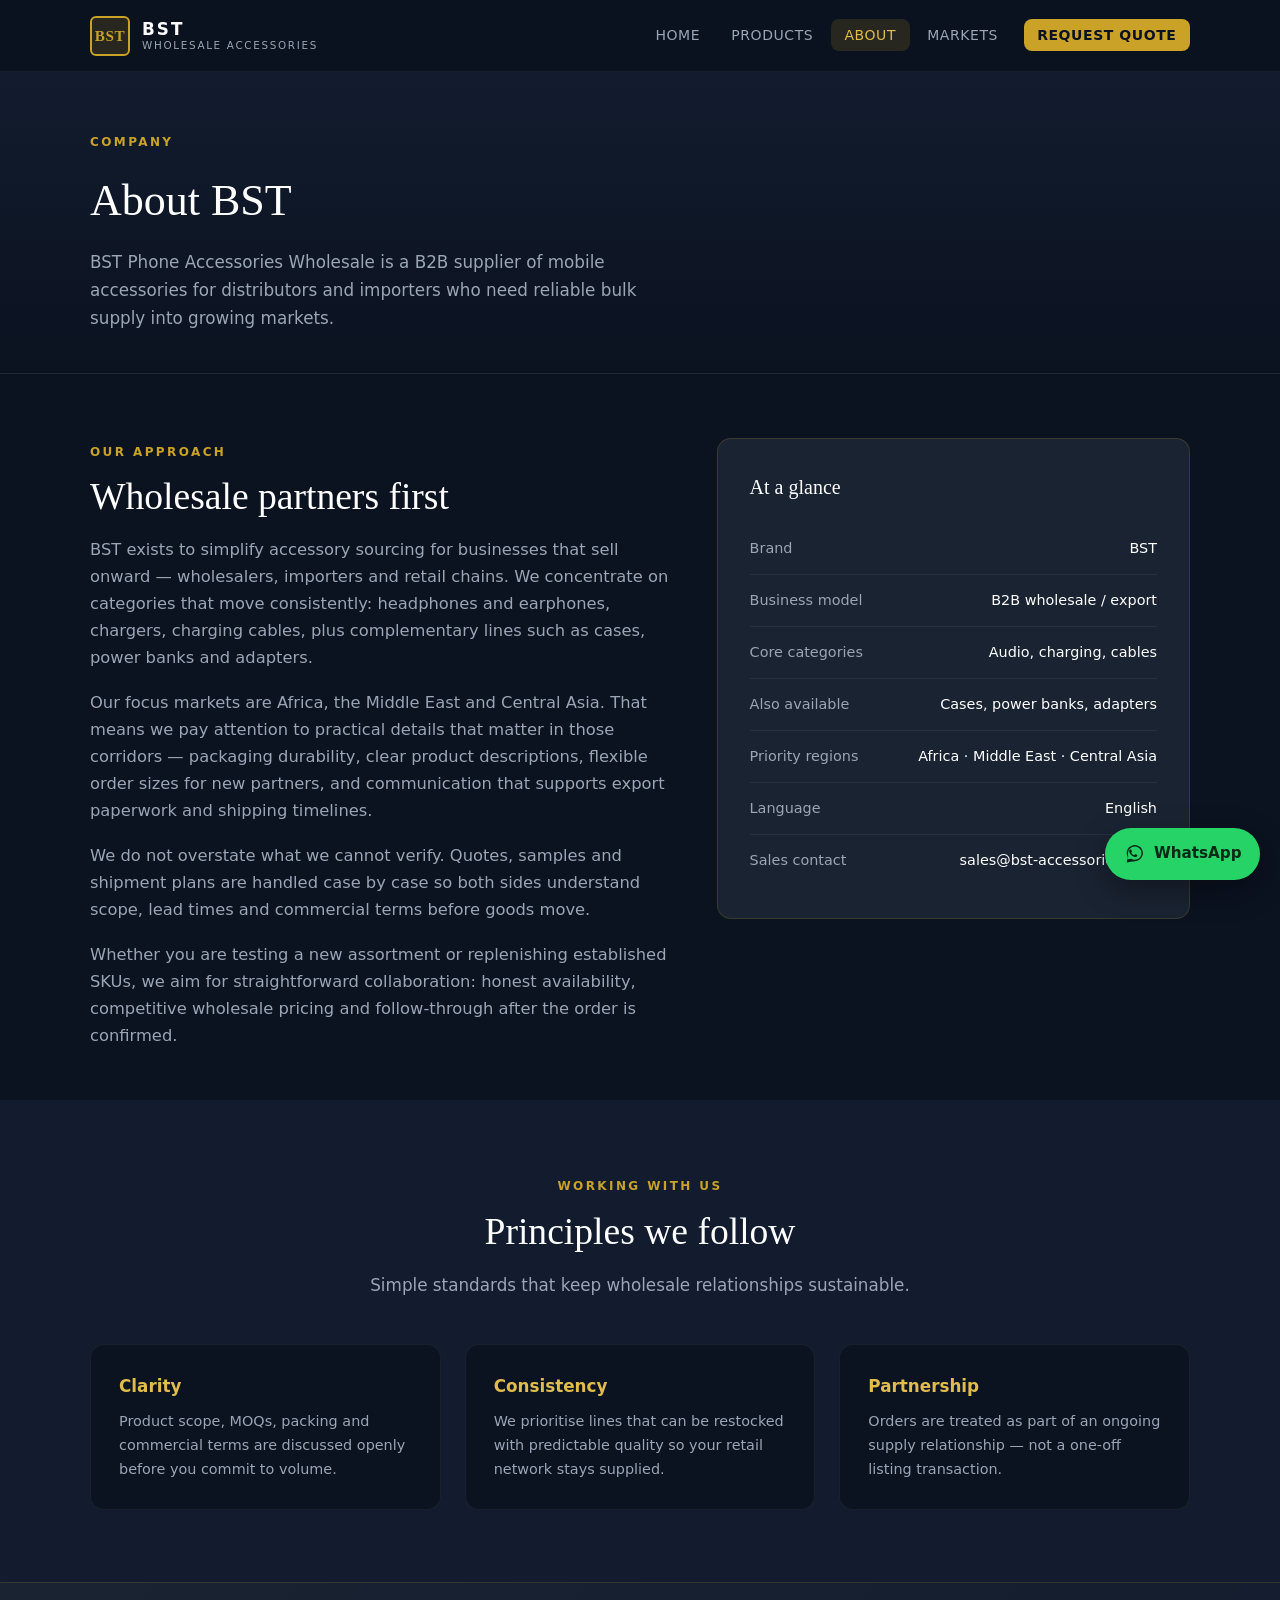
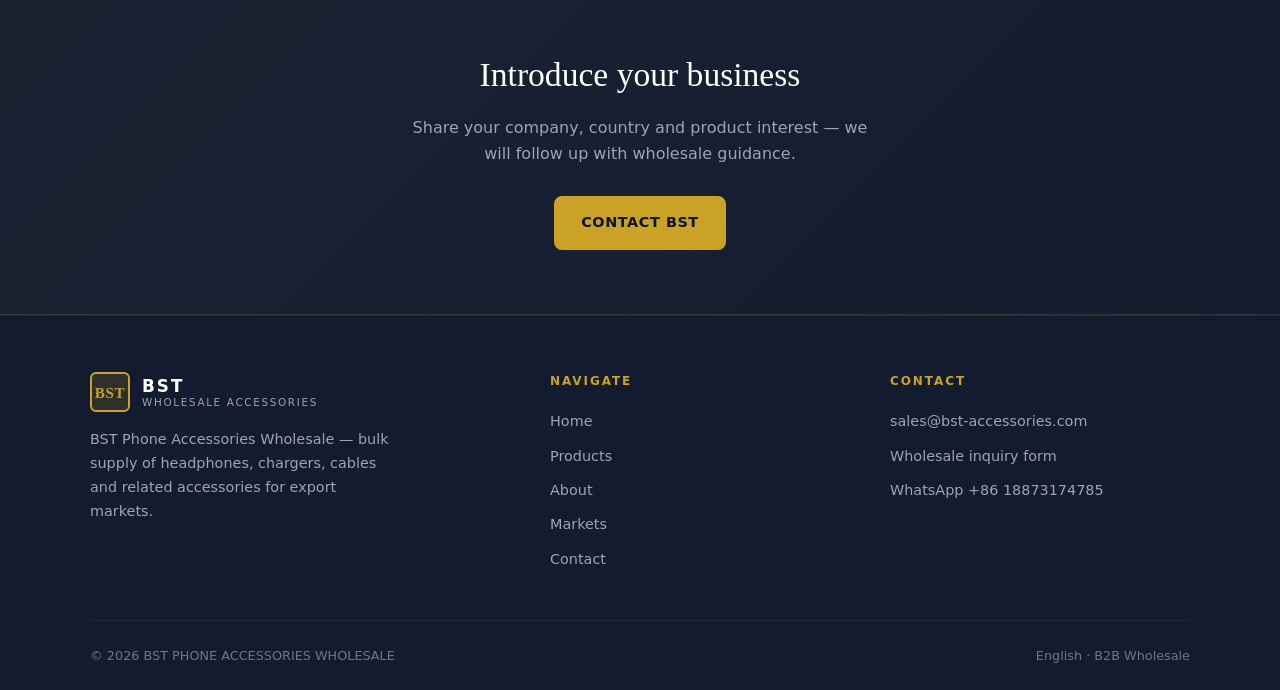
<file: about.html>
<!DOCTYPE html>
<html lang="en">
<head>
  <meta charset="UTF-8" />
  <meta name="viewport" content="width=device-width, initial-scale=1" />
  <meta name="description" content="About BST Phone Accessories Wholesale — a B2B supplier focused on Africa, the Middle East and Central Asia." />
  <title>About | BST Phone Accessories Wholesale</title>
  <link rel="stylesheet" href="css/styles.css" />
</head>
<body>
  <header class="site-header">
    <div class="header-inner">
      <a class="logo" href="index.html" aria-label="BST Home">
        <span class="logo-mark">BST</span>
        <span class="logo-text">
          <strong>BST</strong>
          <span>Wholesale Accessories</span>
        </span>
      </a>
      <button class="nav-toggle" type="button" aria-label="Open menu" aria-expanded="false">
        <span></span><span></span><span></span>
      </button>
      <nav class="main-nav" aria-label="Primary">
        <ul>
          <li><a href="index.html">Home</a></li>
          <li><a href="products.html">Products</a></li>
          <li><a href="about.html" class="active">About</a></li>
          <li><a href="markets.html">Markets</a></li>
          <li><a href="contact.html" class="nav-cta">Request Quote</a></li>
        </ul>
      </nav>
    </div>
  </header>

  <main>
    <section class="page-hero">
      <div class="container">
        <span class="section-label">Company</span>
        <h1>About BST</h1>
        <p>
          BST Phone Accessories Wholesale is a B2B supplier of mobile accessories for
          distributors and importers who need reliable bulk supply into growing markets.
        </p>
      </div>
    </section>

    <section class="section about-hero">
      <div class="container about-grid">
        <div class="about-body">
          <span class="section-label">Our approach</span>
          <h2 class="section-title">Wholesale partners first</h2>
          <p>
            BST exists to simplify accessory sourcing for businesses that sell onward —
            wholesalers, importers and retail chains. We concentrate on categories that
            move consistently: headphones and earphones, chargers, charging cables, plus
            complementary lines such as cases, power banks and adapters.
          </p>
          <p>
            Our focus markets are Africa, the Middle East and Central Asia. That means
            we pay attention to practical details that matter in those corridors —
            packaging durability, clear product descriptions, flexible order sizes for
            new partners, and communication that supports export paperwork and shipping
            timelines.
          </p>
          <p>
            We do not overstate what we cannot verify. Quotes, samples and shipment plans
            are handled case by case so both sides understand scope, lead times and
            commercial terms before goods move.
          </p>
          <p>
            Whether you are testing a new assortment or replenishing established SKUs,
            we aim for straightforward collaboration: honest availability, competitive
            wholesale pricing and follow-through after the order is confirmed.
          </p>
        </div>
        <aside class="about-aside">
          <h3>At a glance</h3>
          <ul class="aside-list">
            <li>
              <span class="label">Brand</span>
              <span class="value">BST</span>
            </li>
            <li>
              <span class="label">Business model</span>
              <span class="value">B2B wholesale / export</span>
            </li>
            <li>
              <span class="label">Core categories</span>
              <span class="value">Audio, charging, cables</span>
            </li>
            <li>
              <span class="label">Also available</span>
              <span class="value">Cases, power banks, adapters</span>
            </li>
            <li>
              <span class="label">Priority regions</span>
              <span class="value">Africa · Middle East · Central Asia</span>
            </li>
            <li>
              <span class="label">Language</span>
              <span class="value">English</span>
            </li>
            <li>
              <span class="label">Sales contact</span>
              <span class="value">sales@bst-accessories.com</span>
            </li>
          </ul>
        </aside>
      </div>
    </section>

    <section class="section section-alt">
      <div class="container">
        <div class="section-header centered">
          <span class="section-label">Working with us</span>
          <h2 class="section-title">Principles we follow</h2>
          <p class="section-lead">
            Simple standards that keep wholesale relationships sustainable.
          </p>
        </div>
        <div class="principles">
          <article class="principle-card">
            <h3>Clarity</h3>
            <p>Product scope, MOQs, packing and commercial terms are discussed openly before you commit to volume.</p>
          </article>
          <article class="principle-card">
            <h3>Consistency</h3>
            <p>We prioritise lines that can be restocked with predictable quality so your retail network stays supplied.</p>
          </article>
          <article class="principle-card">
            <h3>Partnership</h3>
            <p>Orders are treated as part of an ongoing supply relationship — not a one-off listing transaction.</p>
          </article>
        </div>
      </div>
    </section>

    <section class="cta-band">
      <div class="container">
        <h2>Introduce your business</h2>
        <p>Share your company, country and product interest — we will follow up with wholesale guidance.</p>
        <a class="btn btn-primary" href="contact.html">Contact BST</a>
      </div>
    </section>
  </main>

  <footer class="site-footer">
    <div class="container">
      <div class="footer-grid">
        <div class="footer-brand">
          <a class="logo" href="index.html">
            <span class="logo-mark">BST</span>
            <span class="logo-text">
              <strong>BST</strong>
              <span>Wholesale Accessories</span>
            </span>
          </a>
          <p>BST Phone Accessories Wholesale — bulk supply of headphones, chargers, cables and related accessories for export markets.</p>
        </div>
        <div class="footer-col">
          <h4>Navigate</h4>
          <ul>
            <li><a href="index.html">Home</a></li>
            <li><a href="products.html">Products</a></li>
            <li><a href="about.html">About</a></li>
            <li><a href="markets.html">Markets</a></li>
            <li><a href="contact.html">Contact</a></li>
          </ul>
        </div>
        <div class="footer-col">
          <h4>Contact</h4>
          <ul>
            <li><a href="mailto:sales@bst-accessories.com">sales@bst-accessories.com</a></li>
            <li><a href="contact.html#inquiry">Wholesale inquiry form</a></li>
            <li><a href="https://wa.me/8618873174785?text=Hello%20BST%2C%20I%20would%20like%20to%20inquire%20about%20wholesale%20products." target="_blank" rel="noopener noreferrer">WhatsApp +86 18873174785</a></li>
          </ul>
        </div>
      </div>
      <div class="footer-bottom">
        <span>© 2026 BST PHONE ACCESSORIES WHOLESALE</span>
        <span>English · B2B Wholesale</span>
      </div>
    </div>
  </footer>

  
  <a class="wa-float" href="https://wa.me/8618873174785?text=Hello%20BST%2C%20I%20would%20like%20to%20inquire%20about%20wholesale%20products." target="_blank" rel="noopener noreferrer" aria-label="Chat on WhatsApp">
    <svg viewBox="0 0 32 32" aria-hidden="true"><path fill="currentColor" d="M19.11 17.53c-.3-.15-1.77-.87-2.04-.97-.27-.1-.47-.15-.67.15-.2.3-.77.97-.94 1.17-.17.2-.35.22-.64.08-.3-.15-1.25-.46-2.38-1.47-.88-.78-1.47-1.75-1.64-2.04-.17-.3-.02-.46.13-.61.13-.13.3-.35.45-.52.15-.17.2-.3.3-.5.1-.2.05-.37-.02-.52-.08-.15-.67-1.61-.92-2.2-.24-.58-.49-.5-.67-.5h-.57c-.2 0-.52.07-.8.37-.27.3-1.05 1.02-1.05 2.5s1.08 2.9 1.23 3.1c.15.2 2.12 3.24 5.14 4.54.72.31 1.28.5 1.72.64.72.23 1.38.2 1.9.12.58-.09 1.77-.72 2.02-1.42.25-.7.25-1.3.17-1.42-.07-.12-.27-.2-.57-.35z"/><path fill="currentColor" d="M16.02 3C9.4 3 4.03 8.37 4.03 15c0 2.1.55 4.15 1.6 5.96L4 29l8.22-1.58A11.94 11.94 0 0 0 16.02 27C22.64 27 28 21.63 28 15S22.64 3 16.02 3zm0 21.9c-1.88 0-3.72-.5-5.33-1.45l-.38-.23-4.88.94.98-4.76-.25-.4A9.86 9.86 0 0 1 6.12 15c0-5.45 4.44-9.88 9.9-9.88s9.9 4.43 9.9 9.88-4.44 9.9-9.9 9.9z"/></svg>
    <span>WhatsApp</span>
  </a>

  <script src="js/main.js"></script>
</body>
</html>
</file>
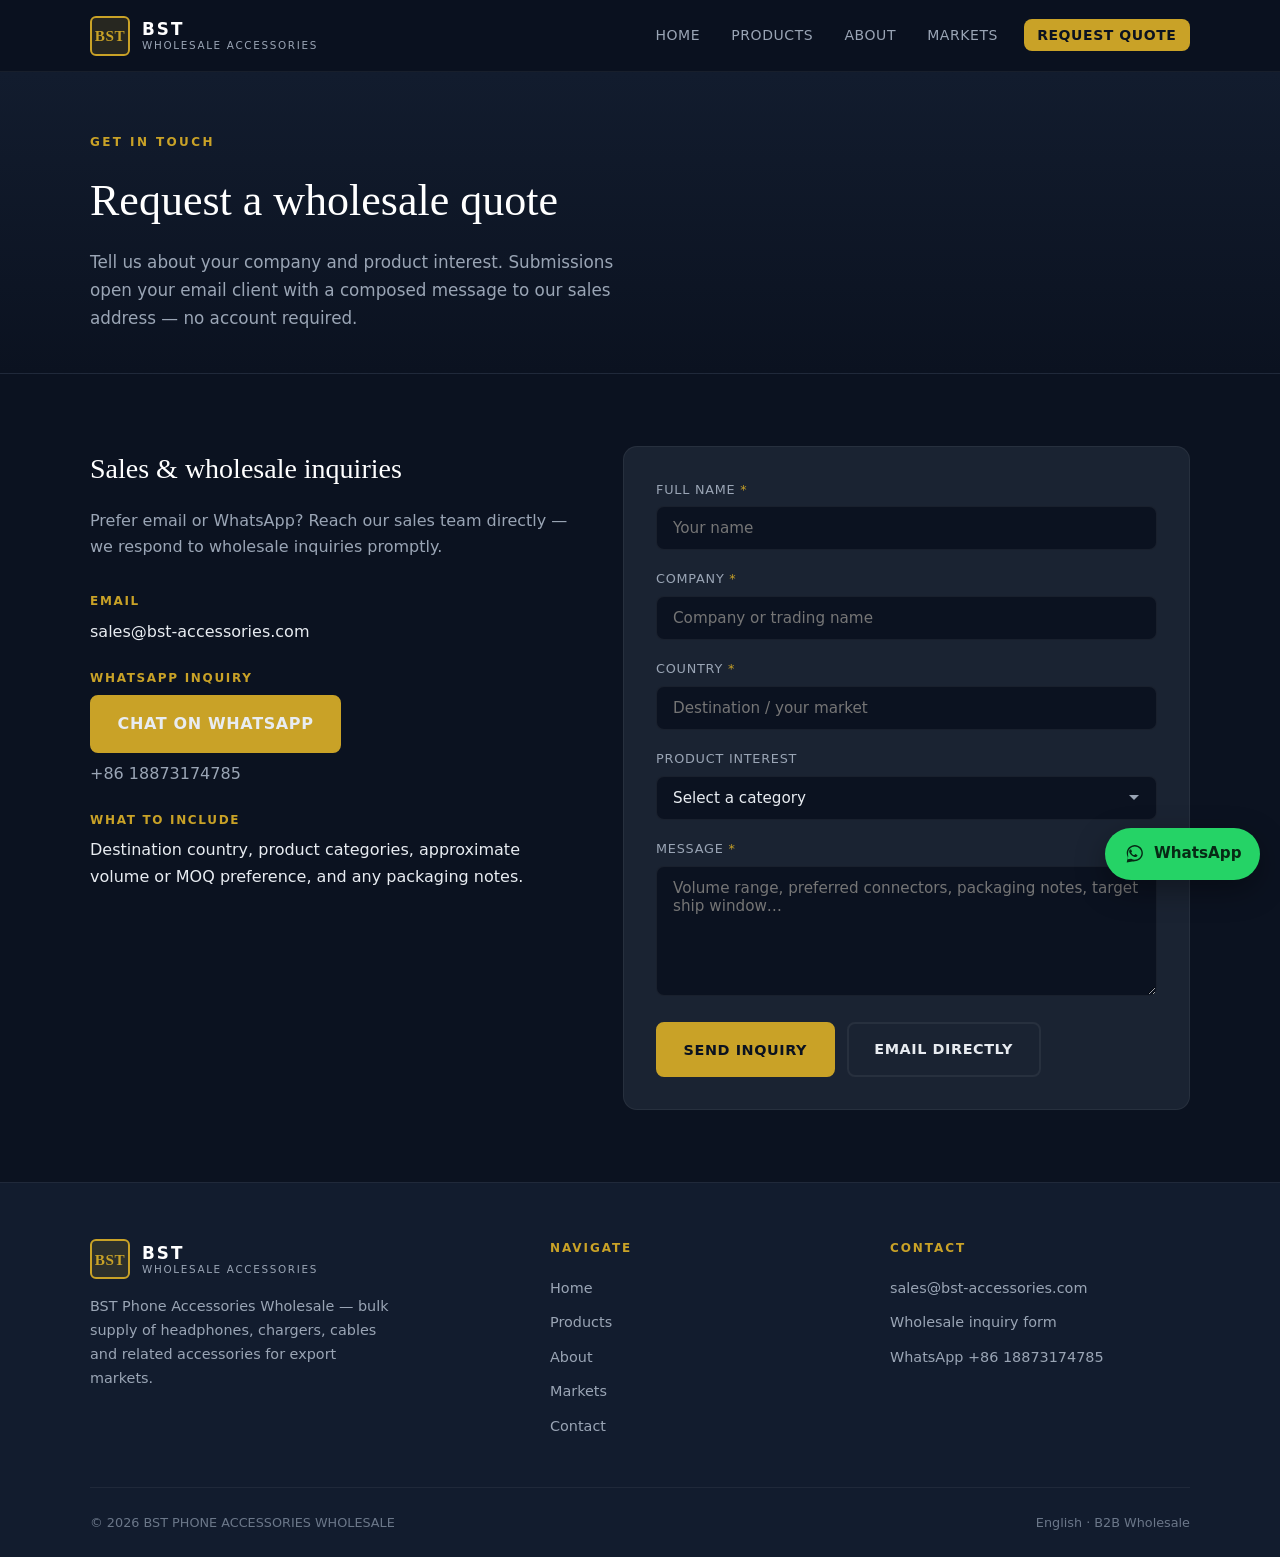
<file: contact.html>
<!DOCTYPE html>
<html lang="en">
<head>
  <meta charset="UTF-8" />
  <meta name="viewport" content="width=device-width, initial-scale=1" />
  <meta name="description" content="Contact BST Phone Accessories Wholesale — request a B2B quote for bulk headphones, chargers and cables." />
  <title>Contact | BST Phone Accessories Wholesale</title>
  <link rel="stylesheet" href="css/styles.css" />
</head>
<body>
  <header class="site-header">
    <div class="header-inner">
      <a class="logo" href="index.html" aria-label="BST Home">
        <span class="logo-mark">BST</span>
        <span class="logo-text">
          <strong>BST</strong>
          <span>Wholesale Accessories</span>
        </span>
      </a>
      <button class="nav-toggle" type="button" aria-label="Open menu" aria-expanded="false">
        <span></span><span></span><span></span>
      </button>
      <nav class="main-nav" aria-label="Primary">
        <ul>
          <li><a href="index.html">Home</a></li>
          <li><a href="products.html">Products</a></li>
          <li><a href="about.html">About</a></li>
          <li><a href="markets.html">Markets</a></li>
          <li><a href="contact.html" class="nav-cta active">Request Quote</a></li>
        </ul>
      </nav>
    </div>
  </header>

  <main>
    <section class="page-hero">
      <div class="container">
        <span class="section-label">Get in touch</span>
        <h1>Request a wholesale quote</h1>
        <p>
          Tell us about your company and product interest. Submissions open your email
          client with a composed message to our sales address — no account required.
        </p>
      </div>
    </section>

    <section class="section" id="inquiry">
      <div class="container contact-grid">
        <div class="contact-info">
          <h2>Sales &amp; wholesale inquiries</h2>
          <p>
            Prefer email or WhatsApp? Reach our sales team directly — we respond to wholesale inquiries promptly.
          </p>

          <div class="contact-detail">
            <h4>Email</h4>
            <p><a href="mailto:sales@bst-accessories.com">sales@bst-accessories.com</a></p>
          </div>

          <div class="contact-detail">
            <h4>WhatsApp inquiry</h4>
            <a class="btn btn-primary" href="https://wa.me/8618873174785?text=Hello%20BST%2C%20I%20would%20like%20to%20inquire%20about%20wholesale%20products." target="_blank" rel="noopener noreferrer">Chat on WhatsApp</a>
            <p style="margin-top:0.5rem;color:var(--text-muted);">+86 18873174785</p>
          </div>

          <div class="contact-detail">
            <h4>What to include</h4>
            <p>Destination country, product categories, approximate volume or MOQ preference, and any packaging notes.</p>
          </div>
        </div>

        <div class="contact-form-wrap">
          <div class="form-success" id="form-success" role="status">
            <h3>Inquiry ready</h3>
            <p>Your details were captured. If your mail app did not open, email <strong>sales@bst-accessories.com</strong> with the same information.</p>
          </div>

          <form id="inquiry-form" novalidate>
            <div class="form-row">
              <label for="name">Full name <span class="req">*</span></label>
              <input type="text" id="name" name="name" autocomplete="name" required placeholder="Your name" />
            </div>
            <div class="form-row">
              <label for="company">Company <span class="req">*</span></label>
              <input type="text" id="company" name="company" autocomplete="organization" required placeholder="Company or trading name" />
            </div>
            <div class="form-row">
              <label for="country">Country <span class="req">*</span></label>
              <input type="text" id="country" name="country" autocomplete="country-name" required placeholder="Destination / your market" />
            </div>
            <div class="form-row">
              <label for="interest">Product interest</label>
              <select id="interest" name="interest">
                <option value="">Select a category</option>
                <option value="Headphones &amp; Earphones">Headphones &amp; Earphones</option>
                <option value="Chargers">Chargers</option>
                <option value="Charging Cables">Charging Cables</option>
                <option value="Other Accessories">Other Accessories (cases, power banks, adapters)</option>
                <option value="Mixed assortment">Mixed assortment</option>
              </select>
            </div>
            <div class="form-row">
              <label for="message">Message <span class="req">*</span></label>
              <textarea id="message" name="message" required placeholder="Volume range, preferred connectors, packaging notes, target ship window…"></textarea>
            </div>
            <div class="form-actions">
              <button type="submit" class="btn btn-primary">Send inquiry</button>
              <a class="btn btn-ghost" href="mailto:sales@bst-accessories.com">Email directly</a>
            </div>
          </form>
        </div>
      </div>
    </section>
  </main>

  <footer class="site-footer">
    <div class="container">
      <div class="footer-grid">
        <div class="footer-brand">
          <a class="logo" href="index.html">
            <span class="logo-mark">BST</span>
            <span class="logo-text">
              <strong>BST</strong>
              <span>Wholesale Accessories</span>
            </span>
          </a>
          <p>BST Phone Accessories Wholesale — bulk supply of headphones, chargers, cables and related accessories for export markets.</p>
        </div>
        <div class="footer-col">
          <h4>Navigate</h4>
          <ul>
            <li><a href="index.html">Home</a></li>
            <li><a href="products.html">Products</a></li>
            <li><a href="about.html">About</a></li>
            <li><a href="markets.html">Markets</a></li>
            <li><a href="contact.html">Contact</a></li>
          </ul>
        </div>
        <div class="footer-col">
          <h4>Contact</h4>
          <ul>
            <li><a href="mailto:sales@bst-accessories.com">sales@bst-accessories.com</a></li>
            <li><a href="contact.html#inquiry">Wholesale inquiry form</a></li>
            <li><a href="https://wa.me/8618873174785?text=Hello%20BST%2C%20I%20would%20like%20to%20inquire%20about%20wholesale%20products." target="_blank" rel="noopener noreferrer">WhatsApp +86 18873174785</a></li>
          </ul>
        </div>
      </div>
      <div class="footer-bottom">
        <span>© 2026 BST PHONE ACCESSORIES WHOLESALE</span>
        <span>English · B2B Wholesale</span>
      </div>
    </div>
  </footer>

  
  <a class="wa-float" href="https://wa.me/8618873174785?text=Hello%20BST%2C%20I%20would%20like%20to%20inquire%20about%20wholesale%20products." target="_blank" rel="noopener noreferrer" aria-label="Chat on WhatsApp">
    <svg viewBox="0 0 32 32" aria-hidden="true"><path fill="currentColor" d="M19.11 17.53c-.3-.15-1.77-.87-2.04-.97-.27-.1-.47-.15-.67.15-.2.3-.77.97-.94 1.17-.17.2-.35.22-.64.08-.3-.15-1.25-.46-2.38-1.47-.88-.78-1.47-1.75-1.64-2.04-.17-.3-.02-.46.13-.61.13-.13.3-.35.45-.52.15-.17.2-.3.3-.5.1-.2.05-.37-.02-.52-.08-.15-.67-1.61-.92-2.2-.24-.58-.49-.5-.67-.5h-.57c-.2 0-.52.07-.8.37-.27.3-1.05 1.02-1.05 2.5s1.08 2.9 1.23 3.1c.15.2 2.12 3.24 5.14 4.54.72.31 1.28.5 1.72.64.72.23 1.38.2 1.9.12.58-.09 1.77-.72 2.02-1.42.25-.7.25-1.3.17-1.42-.07-.12-.27-.2-.57-.35z"/><path fill="currentColor" d="M16.02 3C9.4 3 4.03 8.37 4.03 15c0 2.1.55 4.15 1.6 5.96L4 29l8.22-1.58A11.94 11.94 0 0 0 16.02 27C22.64 27 28 21.63 28 15S22.64 3 16.02 3zm0 21.9c-1.88 0-3.72-.5-5.33-1.45l-.38-.23-4.88.94.98-4.76-.25-.4A9.86 9.86 0 0 1 6.12 15c0-5.45 4.44-9.88 9.9-9.88s9.9 4.43 9.9 9.88-4.44 9.9-9.9 9.9z"/></svg>
    <span>WhatsApp</span>
  </a>

  <script src="js/main.js"></script>
</body>
</html>
</file>
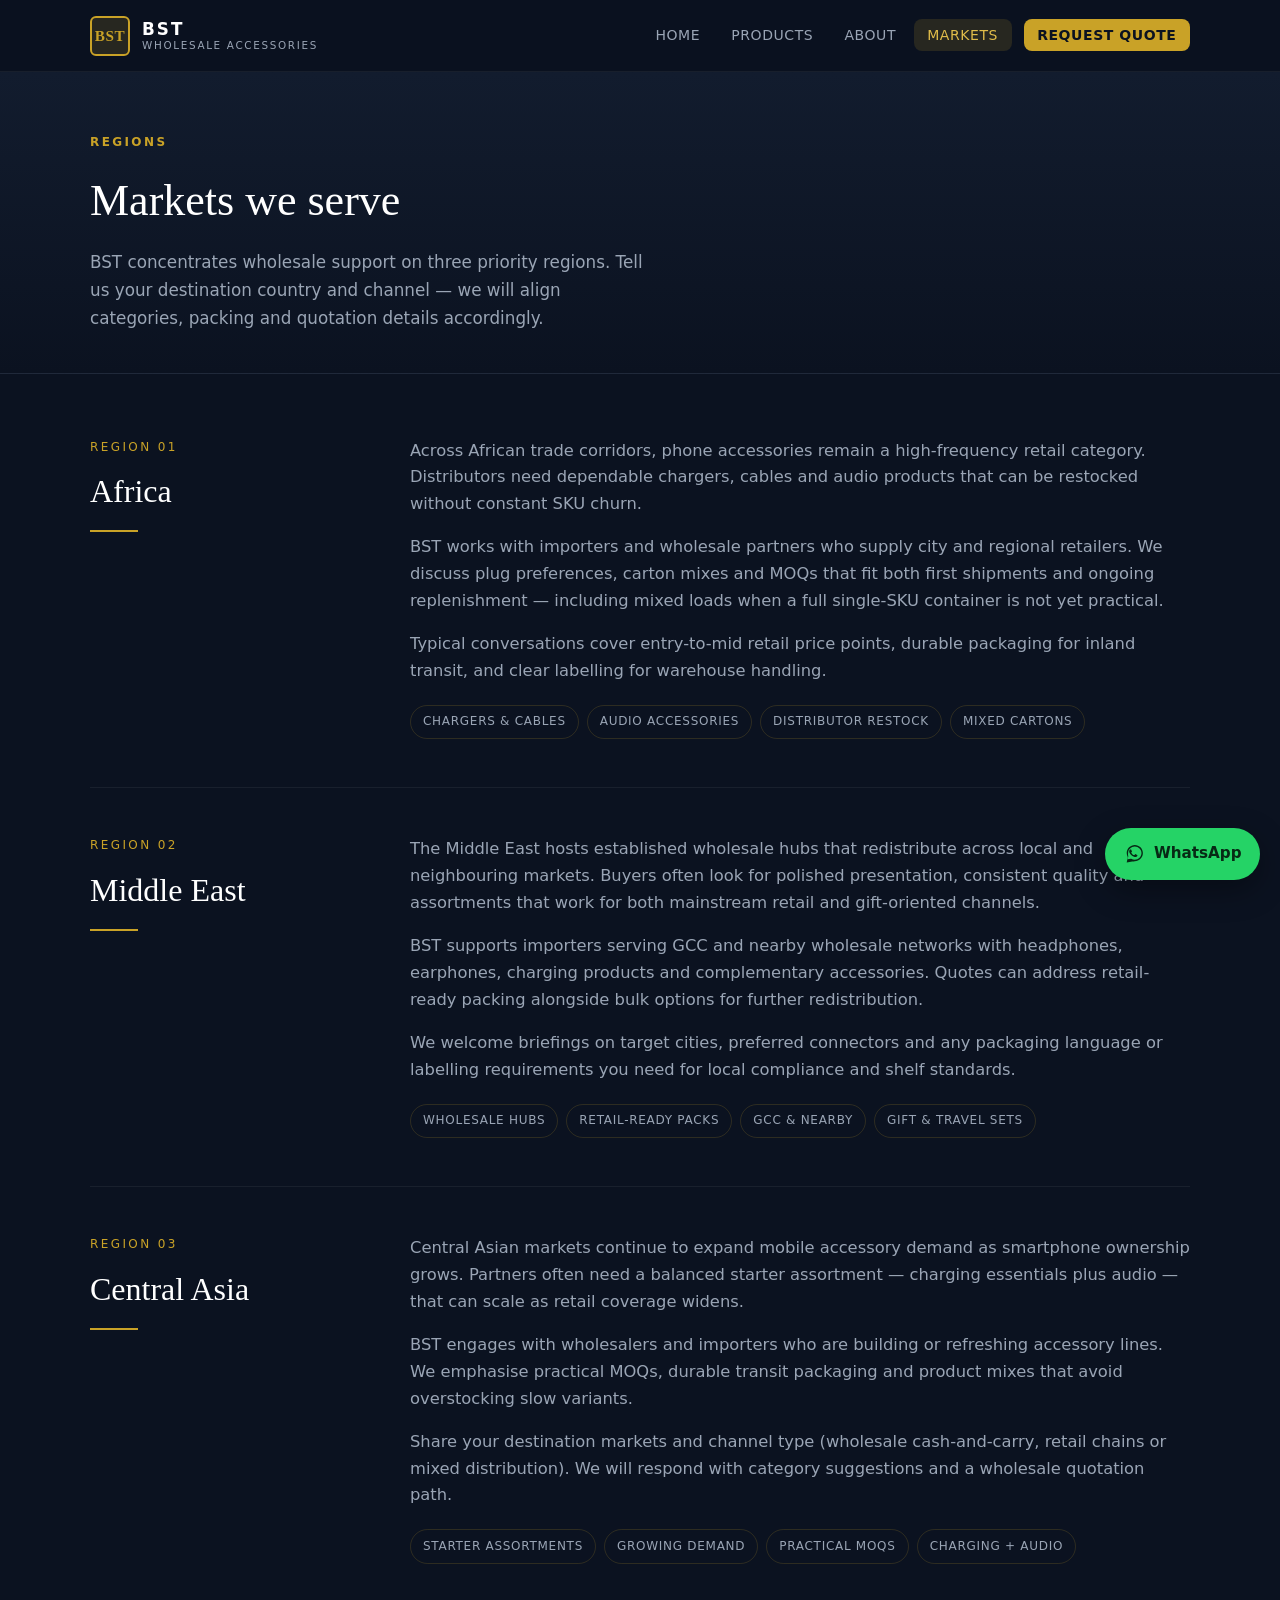
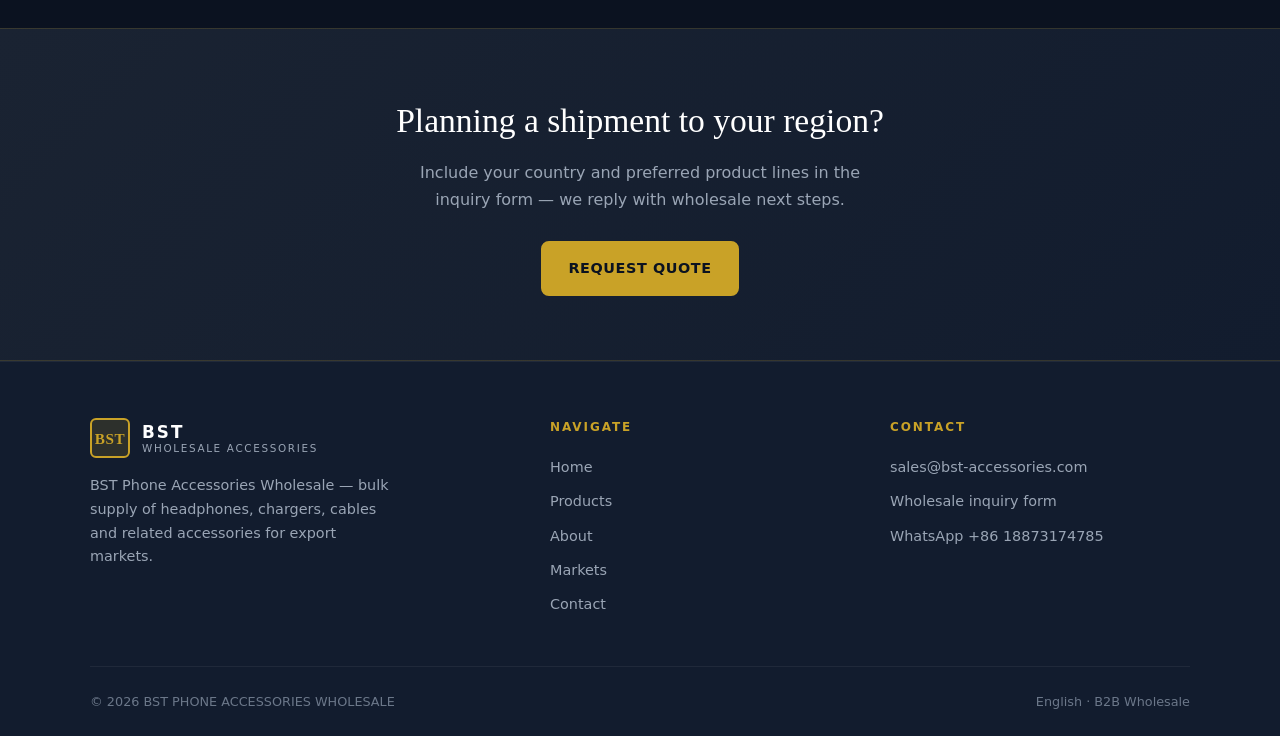
<file: markets.html>
<!DOCTYPE html>
<html lang="en">
<head>
  <meta charset="UTF-8" />
  <meta name="viewport" content="width=device-width, initial-scale=1" />
  <meta name="description" content="BST wholesale markets — Africa, Middle East and Central Asia phone accessory distribution." />
  <title>Markets | BST Phone Accessories Wholesale</title>
  <link rel="stylesheet" href="css/styles.css" />
</head>
<body>
  <header class="site-header">
    <div class="header-inner">
      <a class="logo" href="index.html" aria-label="BST Home">
        <span class="logo-mark">BST</span>
        <span class="logo-text">
          <strong>BST</strong>
          <span>Wholesale Accessories</span>
        </span>
      </a>
      <button class="nav-toggle" type="button" aria-label="Open menu" aria-expanded="false">
        <span></span><span></span><span></span>
      </button>
      <nav class="main-nav" aria-label="Primary">
        <ul>
          <li><a href="index.html">Home</a></li>
          <li><a href="products.html">Products</a></li>
          <li><a href="about.html">About</a></li>
          <li><a href="markets.html" class="active">Markets</a></li>
          <li><a href="contact.html" class="nav-cta">Request Quote</a></li>
        </ul>
      </nav>
    </div>
  </header>

  <main>
    <section class="page-hero">
      <div class="container">
        <span class="section-label">Regions</span>
        <h1>Markets we serve</h1>
        <p>
          BST concentrates wholesale support on three priority regions. Tell us your
          destination country and channel — we will align categories, packing and
          quotation details accordingly.
        </p>
      </div>
    </section>

    <section class="section" style="padding-top: 1rem; padding-bottom: 1rem;">
      <div class="container">
        <article class="market-block" id="africa">
          <div class="market-label">
            <p class="market-num">Region 01</p>
            <h2>Africa</h2>
            <div class="divider" aria-hidden="true"></div>
          </div>
          <div class="market-content">
            <p>
              Across African trade corridors, phone accessories remain a high-frequency
              retail category. Distributors need dependable chargers, cables and audio
              products that can be restocked without constant SKU churn.
            </p>
            <p>
              BST works with importers and wholesale partners who supply city and regional
              retailers. We discuss plug preferences, carton mixes and MOQs that fit both
              first shipments and ongoing replenishment — including mixed loads when a
              full single-SKU container is not yet practical.
            </p>
            <p>
              Typical conversations cover entry-to-mid retail price points, durable
              packaging for inland transit, and clear labelling for warehouse handling.
            </p>
            <div class="market-tags">
              <span>Chargers &amp; cables</span>
              <span>Audio accessories</span>
              <span>Distributor restock</span>
              <span>Mixed cartons</span>
            </div>
          </div>
        </article>

        <article class="market-block" id="middle-east">
          <div class="market-label">
            <p class="market-num">Region 02</p>
            <h2>Middle East</h2>
            <div class="divider" aria-hidden="true"></div>
          </div>
          <div class="market-content">
            <p>
              The Middle East hosts established wholesale hubs that redistribute across
              local and neighbouring markets. Buyers often look for polished presentation,
              consistent quality and assortments that work for both mainstream retail and
              gift-oriented channels.
            </p>
            <p>
              BST supports importers serving GCC and nearby wholesale networks with
              headphones, earphones, charging products and complementary accessories.
              Quotes can address retail-ready packing alongside bulk options for further
              redistribution.
            </p>
            <p>
              We welcome briefings on target cities, preferred connectors and any
              packaging language or labelling requirements you need for local compliance
              and shelf standards.
            </p>
            <div class="market-tags">
              <span>Wholesale hubs</span>
              <span>Retail-ready packs</span>
              <span>GCC &amp; nearby</span>
              <span>Gift &amp; travel sets</span>
            </div>
          </div>
        </article>

        <article class="market-block" id="central-asia">
          <div class="market-label">
            <p class="market-num">Region 03</p>
            <h2>Central Asia</h2>
            <div class="divider" aria-hidden="true"></div>
          </div>
          <div class="market-content">
            <p>
              Central Asian markets continue to expand mobile accessory demand as
              smartphone ownership grows. Partners often need a balanced starter
              assortment — charging essentials plus audio — that can scale as retail
              coverage widens.
            </p>
            <p>
              BST engages with wholesalers and importers who are building or refreshing
              accessory lines. We emphasise practical MOQs, durable transit packaging and
              product mixes that avoid overstocking slow variants.
            </p>
            <p>
              Share your destination markets and channel type (wholesale cash-and-carry,
              retail chains or mixed distribution). We will respond with category
              suggestions and a wholesale quotation path.
            </p>
            <div class="market-tags">
              <span>Starter assortments</span>
              <span>Growing demand</span>
              <span>Practical MOQs</span>
              <span>Charging + audio</span>
            </div>
          </div>
        </article>
      </div>
    </section>

    <section class="cta-band">
      <div class="container">
        <h2>Planning a shipment to your region?</h2>
        <p>Include your country and preferred product lines in the inquiry form — we reply with wholesale next steps.</p>
        <a class="btn btn-primary" href="contact.html">Request Quote</a>
      </div>
    </section>
  </main>

  <footer class="site-footer">
    <div class="container">
      <div class="footer-grid">
        <div class="footer-brand">
          <a class="logo" href="index.html">
            <span class="logo-mark">BST</span>
            <span class="logo-text">
              <strong>BST</strong>
              <span>Wholesale Accessories</span>
            </span>
          </a>
          <p>BST Phone Accessories Wholesale — bulk supply of headphones, chargers, cables and related accessories for export markets.</p>
        </div>
        <div class="footer-col">
          <h4>Navigate</h4>
          <ul>
            <li><a href="index.html">Home</a></li>
            <li><a href="products.html">Products</a></li>
            <li><a href="about.html">About</a></li>
            <li><a href="markets.html">Markets</a></li>
            <li><a href="contact.html">Contact</a></li>
          </ul>
        </div>
        <div class="footer-col">
          <h4>Contact</h4>
          <ul>
            <li><a href="mailto:sales@bst-accessories.com">sales@bst-accessories.com</a></li>
            <li><a href="contact.html#inquiry">Wholesale inquiry form</a></li>
            <li><a href="https://wa.me/8618873174785?text=Hello%20BST%2C%20I%20would%20like%20to%20inquire%20about%20wholesale%20products." target="_blank" rel="noopener noreferrer">WhatsApp +86 18873174785</a></li>
          </ul>
        </div>
      </div>
      <div class="footer-bottom">
        <span>© 2026 BST PHONE ACCESSORIES WHOLESALE</span>
        <span>English · B2B Wholesale</span>
      </div>
    </div>
  </footer>

  
  <a class="wa-float" href="https://wa.me/8618873174785?text=Hello%20BST%2C%20I%20would%20like%20to%20inquire%20about%20wholesale%20products." target="_blank" rel="noopener noreferrer" aria-label="Chat on WhatsApp">
    <svg viewBox="0 0 32 32" aria-hidden="true"><path fill="currentColor" d="M19.11 17.53c-.3-.15-1.77-.87-2.04-.97-.27-.1-.47-.15-.67.15-.2.3-.77.97-.94 1.17-.17.2-.35.22-.64.08-.3-.15-1.25-.46-2.38-1.47-.88-.78-1.47-1.75-1.64-2.04-.17-.3-.02-.46.13-.61.13-.13.3-.35.45-.52.15-.17.2-.3.3-.5.1-.2.05-.37-.02-.52-.08-.15-.67-1.61-.92-2.2-.24-.58-.49-.5-.67-.5h-.57c-.2 0-.52.07-.8.37-.27.3-1.05 1.02-1.05 2.5s1.08 2.9 1.23 3.1c.15.2 2.12 3.24 5.14 4.54.72.31 1.28.5 1.72.64.72.23 1.38.2 1.9.12.58-.09 1.77-.72 2.02-1.42.25-.7.25-1.3.17-1.42-.07-.12-.27-.2-.57-.35z"/><path fill="currentColor" d="M16.02 3C9.4 3 4.03 8.37 4.03 15c0 2.1.55 4.15 1.6 5.96L4 29l8.22-1.58A11.94 11.94 0 0 0 16.02 27C22.64 27 28 21.63 28 15S22.64 3 16.02 3zm0 21.9c-1.88 0-3.72-.5-5.33-1.45l-.38-.23-4.88.94.98-4.76-.25-.4A9.86 9.86 0 0 1 6.12 15c0-5.45 4.44-9.88 9.9-9.88s9.9 4.43 9.9 9.88-4.44 9.9-9.9 9.9z"/></svg>
    <span>WhatsApp</span>
  </a>

  <script src="js/main.js"></script>
</body>
</html>
</file>
<file: css/styles.css>
/* ============================================================
   BST PHONE ACCESSORIES WHOLESALE — Premium B2B Stylesheet
   ============================================================ */

:root {
  --navy: #0b1220;
  --navy-mid: #121c2e;
  --charcoal: #1a2332;
  --slate: #2a3548;
  --gold: #c9a227;
  --gold-light: #e0bc4a;
  --gold-dim: rgba(201, 162, 39, 0.15);
  --text: #e8ecf1;
  --text-muted: #9aa5b5;
  --text-dim: #6b7789;
  --white: #ffffff;
  --border: rgba(201, 162, 39, 0.18);
  --border-subtle: rgba(255, 255, 255, 0.06);
  --radius: 8px;
  --radius-lg: 14px;
  --shadow: 0 8px 32px rgba(0, 0, 0, 0.35);
  --font-sans: "Segoe UI", system-ui, -apple-system, BlinkMacSystemFont, "Helvetica Neue", Arial, sans-serif;
  --font-display: Georgia, "Times New Roman", "Palatino Linotype", serif;
  --max-w: 1140px;
  --header-h: 72px;
  --transition: 0.25s ease;
}

*,
*::before,
*::after {
  box-sizing: border-box;
  margin: 0;
  padding: 0;
}

html {
  scroll-behavior: smooth;
  font-size: 16px;
}

body {
  font-family: var(--font-sans);
  background: var(--navy);
  color: var(--text);
  line-height: 1.65;
  min-height: 100vh;
  display: flex;
  flex-direction: column;
  -webkit-font-smoothing: antialiased;
}

img {
  max-width: 100%;
  height: auto;
  display: block;
}

a {
  color: var(--gold-light);
  text-decoration: none;
  transition: color var(--transition);
}

a:hover {
  color: var(--gold);
}

ul {
  list-style: none;
}

/* ---------- Header ---------- */
.site-header {
  position: sticky;
  top: 0;
  z-index: 100;
  background: rgba(11, 18, 32, 0.92);
  backdrop-filter: blur(12px);
  -webkit-backdrop-filter: blur(12px);
  border-bottom: 1px solid var(--border-subtle);
  height: var(--header-h);
}

.header-inner {
  max-width: var(--max-w);
  margin: 0 auto;
  padding: 0 1.25rem;
  height: 100%;
  display: flex;
  align-items: center;
  justify-content: space-between;
  gap: 1.5rem;
}

.logo {
  display: flex;
  align-items: center;
  gap: 0.75rem;
  color: var(--white);
  flex-shrink: 0;
}

.logo:hover {
  color: var(--white);
}

.logo-mark {
  width: 40px;
  height: 40px;
  border: 2px solid var(--gold);
  border-radius: 6px;
  display: flex;
  align-items: center;
  justify-content: center;
  font-family: var(--font-display);
  font-weight: 700;
  font-size: 0.95rem;
  letter-spacing: 0.04em;
  color: var(--gold);
  background: var(--gold-dim);
}

.logo-text {
  display: flex;
  flex-direction: column;
  line-height: 1.2;
}

.logo-text strong {
  font-size: 1.05rem;
  letter-spacing: 0.12em;
  font-weight: 700;
}

.logo-text span {
  font-size: 0.65rem;
  letter-spacing: 0.16em;
  text-transform: uppercase;
  color: var(--text-muted);
  font-weight: 500;
}

.nav-toggle {
  display: none;
  background: transparent;
  border: 1px solid var(--border);
  color: var(--gold);
  width: 44px;
  height: 44px;
  border-radius: var(--radius);
  cursor: pointer;
  align-items: center;
  justify-content: center;
  flex-direction: column;
  gap: 5px;
  padding: 0;
}

.nav-toggle span {
  display: block;
  width: 18px;
  height: 2px;
  background: var(--gold);
  transition: var(--transition);
}

.nav-toggle[aria-expanded="true"] span:nth-child(1) {
  transform: translateY(7px) rotate(45deg);
}

.nav-toggle[aria-expanded="true"] span:nth-child(2) {
  opacity: 0;
}

.nav-toggle[aria-expanded="true"] span:nth-child(3) {
  transform: translateY(-7px) rotate(-45deg);
}

.main-nav ul {
  display: flex;
  align-items: center;
  gap: 0.25rem;
}

.main-nav a {
  color: var(--text-muted);
  font-size: 0.875rem;
  font-weight: 500;
  letter-spacing: 0.04em;
  text-transform: uppercase;
  padding: 0.5rem 0.85rem;
  border-radius: var(--radius);
  transition: color var(--transition), background var(--transition);
}

.main-nav a:hover,
.main-nav a.active {
  color: var(--gold-light);
  background: var(--gold-dim);
}

.nav-cta {
  margin-left: 0.5rem !important;
  background: var(--gold) !important;
  color: var(--navy) !important;
  font-weight: 600 !important;
}

.nav-cta:hover {
  background: var(--gold-light) !important;
  color: var(--navy) !important;
}

/* ---------- Layout ---------- */
main {
  flex: 1;
}

.container {
  max-width: var(--max-w);
  margin: 0 auto;
  padding: 0 1.25rem;
}

.section {
  padding: 4.5rem 0;
}

.section-alt {
  background: var(--navy-mid);
}

.section-label {
  display: inline-block;
  font-size: 0.75rem;
  letter-spacing: 0.2em;
  text-transform: uppercase;
  color: var(--gold);
  font-weight: 600;
  margin-bottom: 0.75rem;
}

.section-title {
  font-family: var(--font-display);
  font-size: clamp(1.75rem, 3.5vw, 2.35rem);
  font-weight: 400;
  color: var(--white);
  line-height: 1.25;
  margin-bottom: 1rem;
}

.section-lead {
  color: var(--text-muted);
  font-size: 1.05rem;
  max-width: 620px;
  margin-bottom: 2.5rem;
}

.section-header {
  margin-bottom: 2.75rem;
}

.section-header.centered {
  text-align: center;
}

.section-header.centered .section-lead {
  margin-left: auto;
  margin-right: auto;
}

/* ---------- Buttons ---------- */
.btn {
  display: inline-flex;
  align-items: center;
  justify-content: center;
  gap: 0.5rem;
  padding: 0.85rem 1.6rem;
  font-size: 0.9rem;
  font-weight: 600;
  letter-spacing: 0.04em;
  text-transform: uppercase;
  border-radius: var(--radius);
  border: 2px solid transparent;
  cursor: pointer;
  transition: background var(--transition), color var(--transition), border-color var(--transition), transform var(--transition);
  font-family: inherit;
  text-decoration: none;
}

.btn:hover {
  transform: translateY(-1px);
}

.btn-primary {
  background: var(--gold);
  color: var(--navy);
  border-color: var(--gold);
}

.btn-primary:hover {
  background: var(--gold-light);
  border-color: var(--gold-light);
  color: var(--navy);
}

.btn-outline {
  background: transparent;
  color: var(--gold-light);
  border-color: var(--gold);
}

.btn-outline:hover {
  background: var(--gold-dim);
  color: var(--gold-light);
}

.btn-ghost {
  background: transparent;
  color: var(--text);
  border-color: var(--border-subtle);
}

.btn-ghost:hover {
  border-color: var(--gold);
  color: var(--gold-light);
}

.btn-group {
  display: flex;
  flex-wrap: wrap;
  gap: 0.85rem;
}

/* ---------- Hero ---------- */
.hero {
  position: relative;
  min-height: calc(88vh - var(--header-h));
  display: flex;
  align-items: center;
  overflow: hidden;
  background: var(--navy);
}

.hero-bg {
  position: absolute;
  inset: 0;
  z-index: 0;
}

.hero-bg img {
  width: 100%;
  height: 100%;
  object-fit: cover;
  opacity: 0.28;
}

.hero-bg::after {
  content: "";
  position: absolute;
  inset: 0;
  background: linear-gradient(
    105deg,
    rgba(11, 18, 32, 0.97) 0%,
    rgba(11, 18, 32, 0.85) 45%,
    rgba(11, 18, 32, 0.55) 100%
  );
}

.hero-content {
  position: relative;
  z-index: 1;
  padding: 5rem 0 4rem;
  max-width: 680px;
}

.hero-eyebrow {
  display: inline-flex;
  align-items: center;
  gap: 0.6rem;
  font-size: 0.75rem;
  letter-spacing: 0.18em;
  text-transform: uppercase;
  color: var(--gold);
  font-weight: 600;
  margin-bottom: 1.25rem;
}

.hero-eyebrow::before {
  content: "";
  width: 28px;
  height: 1px;
  background: var(--gold);
}

.hero h1 {
  font-family: var(--font-display);
  font-size: clamp(2.2rem, 5vw, 3.4rem);
  font-weight: 400;
  color: var(--white);
  line-height: 1.15;
  margin-bottom: 1.25rem;
}

.hero h1 em {
  font-style: italic;
  color: var(--gold-light);
}

.hero-sub {
  font-size: 1.1rem;
  color: var(--text-muted);
  margin-bottom: 2rem;
  max-width: 520px;
  line-height: 1.7;
}

/* ---------- Value props ---------- */
.props-grid {
  display: grid;
  grid-template-columns: repeat(4, 1fr);
  gap: 1.5rem;
}

.prop-card {
  background: var(--charcoal);
  border: 1px solid var(--border-subtle);
  border-radius: var(--radius-lg);
  padding: 1.75rem 1.5rem;
  transition: border-color var(--transition), transform var(--transition);
}

.prop-card:hover {
  border-color: var(--border);
  transform: translateY(-3px);
}

.prop-icon {
  width: 48px;
  height: 48px;
  margin-bottom: 1.15rem;
  color: var(--gold);
}

.prop-card h3 {
  font-size: 1.05rem;
  color: var(--white);
  margin-bottom: 0.5rem;
  font-weight: 600;
}

.prop-card p {
  font-size: 0.9rem;
  color: var(--text-muted);
  line-height: 1.6;
}

/* ---------- Category cards ---------- */
.cat-grid {
  display: grid;
  grid-template-columns: repeat(3, 1fr);
  gap: 1.5rem;
}

.cat-card {
  position: relative;
  border-radius: var(--radius-lg);
  overflow: hidden;
  background: var(--charcoal);
  border: 1px solid var(--border-subtle);
  transition: border-color var(--transition), transform var(--transition);
  display: flex;
  flex-direction: column;
}

.cat-card:hover {
  border-color: var(--border);
  transform: translateY(-4px);
}

.cat-card-img {
  height: 200px;
  overflow: hidden;
  position: relative;
}

.cat-card-img img {
  width: 100%;
  height: 100%;
  object-fit: cover;
  transition: transform 0.4s ease;
}

.cat-card:hover .cat-card-img img {
  transform: scale(1.05);
}

.cat-card-img::after {
  content: "";
  position: absolute;
  inset: 0;
  background: linear-gradient(to top, rgba(11, 18, 32, 0.7), transparent 60%);
}

.cat-card-body {
  padding: 1.5rem;
  flex: 1;
  display: flex;
  flex-direction: column;
}

.cat-card-body h3 {
  font-size: 1.15rem;
  color: var(--white);
  margin-bottom: 0.5rem;
  font-weight: 600;
}

.cat-card-body p {
  font-size: 0.9rem;
  color: var(--text-muted);
  flex: 1;
  margin-bottom: 1rem;
}

.cat-link {
  font-size: 0.8rem;
  font-weight: 600;
  letter-spacing: 0.08em;
  text-transform: uppercase;
  color: var(--gold);
  display: inline-flex;
  align-items: center;
  gap: 0.4rem;
}

.cat-link:hover {
  color: var(--gold-light);
}

/* ---------- Regions strip ---------- */
.regions-strip {
  display: grid;
  grid-template-columns: repeat(3, 1fr);
  gap: 1.25rem;
}

.region-pill {
  background: var(--charcoal);
  border: 1px solid var(--border);
  border-radius: var(--radius-lg);
  padding: 2rem 1.5rem;
  text-align: center;
  transition: background var(--transition);
}

.region-pill:hover {
  background: var(--slate);
}

.region-pill .region-icon {
  width: 36px;
  height: 36px;
  margin: 0 auto 1rem;
  color: var(--gold);
}

.region-pill h3 {
  font-family: var(--font-display);
  font-size: 1.35rem;
  color: var(--white);
  margin-bottom: 0.4rem;
  font-weight: 400;
}

.region-pill p {
  font-size: 0.875rem;
  color: var(--text-muted);
}

/* ---------- CTA band ---------- */
.cta-band {
  background: linear-gradient(135deg, var(--charcoal) 0%, var(--navy-mid) 100%);
  border-top: 1px solid var(--border);
  border-bottom: 1px solid var(--border);
  padding: 4rem 0;
  text-align: center;
}

.cta-band h2 {
  font-family: var(--font-display);
  font-size: clamp(1.6rem, 3vw, 2.1rem);
  color: var(--white);
  margin-bottom: 0.75rem;
  font-weight: 400;
}

.cta-band p {
  color: var(--text-muted);
  margin-bottom: 1.75rem;
  max-width: 480px;
  margin-left: auto;
  margin-right: auto;
}

/* ---------- Product sections ---------- */
.product-section {
  padding: 3.5rem 0;
  border-bottom: 1px solid var(--border-subtle);
}

.product-section:last-of-type {
  border-bottom: none;
}

.product-layout {
  display: grid;
  grid-template-columns: 1fr 1.2fr;
  gap: 2.5rem;
  align-items: center;
}

.product-layout.reverse {
  grid-template-columns: 1.2fr 1fr;
}

.product-layout.reverse .product-visual {
  order: 2;
}

.product-layout.reverse .product-copy {
  order: 1;
}

.product-visual {
  border-radius: var(--radius-lg);
  overflow: hidden;
  border: 1px solid var(--border-subtle);
  aspect-ratio: 4 / 3;
  background: var(--charcoal);
}

.product-visual img {
  width: 100%;
  height: 100%;
  object-fit: cover;
}

.product-copy h2 {
  font-family: var(--font-display);
  font-size: 1.85rem;
  color: var(--white);
  margin-bottom: 1rem;
  font-weight: 400;
}

.product-copy p {
  color: var(--text-muted);
  margin-bottom: 1rem;
}

.feature-list {
  margin: 1.25rem 0 1.5rem;
}

.feature-list li {
  position: relative;
  padding-left: 1.35rem;
  margin-bottom: 0.55rem;
  color: var(--text);
  font-size: 0.95rem;
}

.feature-list li::before {
  content: "";
  position: absolute;
  left: 0;
  top: 0.55em;
  width: 8px;
  height: 8px;
  border-radius: 50%;
  background: var(--gold);
}

.moq-note {
  display: inline-block;
  font-size: 0.8rem;
  color: var(--gold);
  background: var(--gold-dim);
  padding: 0.4rem 0.85rem;
  border-radius: 999px;
  letter-spacing: 0.03em;
  margin-bottom: 1.25rem;
}

/* ---------- About ---------- */
.about-hero {
  padding: 4rem 0 2rem;
}

.about-grid {
  display: grid;
  grid-template-columns: 1.1fr 0.9fr;
  gap: 3rem;
  align-items: start;
}

.about-body p {
  color: var(--text-muted);
  margin-bottom: 1.15rem;
  font-size: 1.02rem;
}

.about-aside {
  background: var(--charcoal);
  border: 1px solid var(--border);
  border-radius: var(--radius-lg);
  padding: 2rem;
}

.about-aside h3 {
  font-family: var(--font-display);
  font-size: 1.25rem;
  color: var(--white);
  margin-bottom: 1.25rem;
  font-weight: 400;
}

.aside-list li {
  padding: 0.85rem 0;
  border-bottom: 1px solid var(--border-subtle);
  display: flex;
  justify-content: space-between;
  gap: 1rem;
  font-size: 0.9rem;
}

.aside-list li:last-child {
  border-bottom: none;
}

.aside-list .label {
  color: var(--text-muted);
}

.aside-list .value {
  color: var(--white);
  font-weight: 500;
  text-align: right;
}

.principles {
  display: grid;
  grid-template-columns: repeat(3, 1fr);
  gap: 1.5rem;
  margin-top: 1rem;
}

.principle-card {
  padding: 1.75rem;
  background: var(--navy);
  border: 1px solid var(--border-subtle);
  border-radius: var(--radius-lg);
}

.principle-card h3 {
  color: var(--gold-light);
  font-size: 1.05rem;
  margin-bottom: 0.6rem;
}

.principle-card p {
  color: var(--text-muted);
  font-size: 0.9rem;
}

/* ---------- Markets ---------- */
.market-block {
  display: grid;
  grid-template-columns: 280px 1fr;
  gap: 2.5rem;
  padding: 3rem 0;
  border-bottom: 1px solid var(--border-subtle);
  align-items: start;
}

.market-block:last-of-type {
  border-bottom: none;
}

.market-label {
  position: sticky;
  top: calc(var(--header-h) + 1.5rem);
}

.market-label .market-num {
  font-size: 0.75rem;
  letter-spacing: 0.2em;
  color: var(--gold);
  text-transform: uppercase;
  margin-bottom: 0.5rem;
}

.market-label h2 {
  font-family: var(--font-display);
  font-size: 2rem;
  color: var(--white);
  font-weight: 400;
  margin-bottom: 0.75rem;
}

.market-label .divider {
  width: 48px;
  height: 2px;
  background: var(--gold);
  margin-bottom: 1rem;
}

.market-content p {
  color: var(--text-muted);
  margin-bottom: 1rem;
  font-size: 1.02rem;
}

.market-tags {
  display: flex;
  flex-wrap: wrap;
  gap: 0.5rem;
  margin-top: 1.25rem;
}

.market-tags span {
  font-size: 0.75rem;
  letter-spacing: 0.06em;
  text-transform: uppercase;
  padding: 0.4rem 0.75rem;
  border: 1px solid var(--border);
  border-radius: 999px;
  color: var(--text-muted);
}

/* ---------- Contact ---------- */
.contact-grid {
  display: grid;
  grid-template-columns: 1fr 1.15fr;
  gap: 2.5rem;
  align-items: start;
}

.contact-info h2 {
  font-family: var(--font-display);
  font-size: 1.75rem;
  color: var(--white);
  margin-bottom: 1rem;
  font-weight: 400;
}

.contact-info > p {
  color: var(--text-muted);
  margin-bottom: 2rem;
}

.contact-detail {
  margin-bottom: 1.5rem;
}

.contact-detail h4 {
  font-size: 0.75rem;
  letter-spacing: 0.14em;
  text-transform: uppercase;
  color: var(--gold);
  margin-bottom: 0.4rem;
}

.contact-detail p,
.contact-detail a {
  color: var(--text);
  font-size: 1rem;
}

.contact-detail a:hover {
  color: var(--gold-light);
}

.wa-note {
  font-size: 0.8rem;
  color: var(--text-dim);
  margin-top: 0.5rem;
}

.contact-form-wrap {
  background: var(--charcoal);
  border: 1px solid var(--border-subtle);
  border-radius: var(--radius-lg);
  padding: 2rem;
}

.form-row {
  margin-bottom: 1.15rem;
}

.form-row label {
  display: block;
  font-size: 0.8rem;
  letter-spacing: 0.06em;
  text-transform: uppercase;
  color: var(--text-muted);
  margin-bottom: 0.4rem;
  font-weight: 500;
}

.form-row label .req {
  color: var(--gold);
}

.form-row input,
.form-row select,
.form-row textarea {
  width: 100%;
  background: var(--navy);
  border: 1px solid var(--border-subtle);
  border-radius: var(--radius);
  padding: 0.75rem 1rem;
  color: var(--text);
  font-family: inherit;
  font-size: 0.95rem;
  transition: border-color var(--transition);
  outline: none;
}

.form-row input:focus,
.form-row select:focus,
.form-row textarea:focus {
  border-color: var(--gold);
}

.form-row textarea {
  min-height: 130px;
  resize: vertical;
}

.form-row select {
  appearance: none;
  background-image: url("data:image/svg+xml,%3Csvg xmlns='http://www.w3.org/2000/svg' width='12' height='8' viewBox='0 0 12 8'%3E%3Cpath fill='%239aa5b5' d='M1 1l5 5 5-5'/%3E%3C/svg%3E");
  background-repeat: no-repeat;
  background-position: right 1rem center;
  padding-right: 2.5rem;
}

.form-actions {
  display: flex;
  flex-wrap: wrap;
  gap: 0.75rem;
  margin-top: 0.5rem;
}

.form-success {
  display: none;
  background: rgba(40, 120, 70, 0.2);
  border: 1px solid rgba(80, 180, 110, 0.4);
  border-radius: var(--radius);
  padding: 1.25rem;
  margin-bottom: 1.25rem;
  color: #a8e0b8;
}

.form-success.visible {
  display: block;
}

.form-success h3 {
  color: #c8f0d4;
  margin-bottom: 0.35rem;
  font-size: 1.05rem;
}

/* ---------- Page hero (inner) ---------- */
.page-hero {
  padding: 3.5rem 0 2.5rem;
  border-bottom: 1px solid var(--border-subtle);
  background: linear-gradient(180deg, var(--navy-mid) 0%, var(--navy) 100%);
}

.page-hero h1 {
  font-family: var(--font-display);
  font-size: clamp(2rem, 4vw, 2.75rem);
  color: var(--white);
  font-weight: 400;
  margin-bottom: 0.75rem;
}

.page-hero p {
  color: var(--text-muted);
  max-width: 560px;
  font-size: 1.05rem;
}

/* ---------- Footer ---------- */
.site-footer {
  background: var(--navy-mid);
  border-top: 1px solid var(--border-subtle);
  padding: 3.5rem 0 1.5rem;
  margin-top: auto;
}

.footer-grid {
  display: grid;
  grid-template-columns: 1.4fr 1fr 1fr;
  gap: 2.5rem;
  margin-bottom: 2.5rem;
}

.footer-brand .logo {
  margin-bottom: 1rem;
}

.footer-brand p {
  color: var(--text-muted);
  font-size: 0.9rem;
  max-width: 300px;
}

.footer-col h4 {
  font-size: 0.75rem;
  letter-spacing: 0.16em;
  text-transform: uppercase;
  color: var(--gold);
  margin-bottom: 1rem;
  font-weight: 600;
}

.footer-col ul li {
  margin-bottom: 0.5rem;
}

.footer-col a {
  color: var(--text-muted);
  font-size: 0.9rem;
}

.footer-col a:hover {
  color: var(--gold-light);
}

.footer-bottom {
  border-top: 1px solid var(--border-subtle);
  padding-top: 1.5rem;
  display: flex;
  flex-wrap: wrap;
  justify-content: space-between;
  gap: 0.75rem;
  font-size: 0.8rem;
  color: var(--text-dim);
}

/* ---------- Utilities ---------- */
.sr-only {
  position: absolute;
  width: 1px;
  height: 1px;
  padding: 0;
  margin: -1px;
  overflow: hidden;
  clip: rect(0, 0, 0, 0);
  border: 0;
}

/* ---------- Responsive ---------- */
@media (max-width: 960px) {
  .props-grid {
    grid-template-columns: repeat(2, 1fr);
  }

  .cat-grid {
    grid-template-columns: repeat(2, 1fr);
  }

  .product-layout,
  .product-layout.reverse {
    grid-template-columns: 1fr;
  }

  .product-layout.reverse .product-visual,
  .product-layout.reverse .product-copy {
    order: unset;
  }

  .about-grid,
  .contact-grid {
    grid-template-columns: 1fr;
  }

  .market-block {
    grid-template-columns: 1fr;
    gap: 1.25rem;
  }

  .market-label {
    position: static;
  }

  .principles {
    grid-template-columns: 1fr;
  }

  .footer-grid {
    grid-template-columns: 1fr 1fr;
  }
}

@media (max-width: 720px) {
  .nav-toggle {
    display: flex;
  }

  .main-nav {
    position: absolute;
    top: var(--header-h);
    left: 0;
    right: 0;
    background: rgba(11, 18, 32, 0.98);
    border-bottom: 1px solid var(--border-subtle);
    padding: 1rem;
    display: none;
  }

  .main-nav.open {
    display: block;
  }

  .main-nav ul {
    flex-direction: column;
    align-items: stretch;
    gap: 0.25rem;
  }

  .main-nav a {
    display: block;
    padding: 0.85rem 1rem;
  }

  .nav-cta {
    margin-left: 0 !important;
    text-align: center;
  }

  .props-grid,
  .cat-grid,
  .regions-strip {
    grid-template-columns: 1fr;
  }

  .hero {
    min-height: auto;
  }

  .hero-content {
    padding: 3.5rem 0 3rem;
  }

  .section {
    padding: 3.25rem 0;
  }

  .footer-grid {
    grid-template-columns: 1fr;
    gap: 2rem;
  }

  .btn-group {
    flex-direction: column;
  }

  .btn-group .btn {
    width: 100%;
  }
}


/* ---------- WhatsApp float ---------- */
.wa-float {
  position: fixed;
  right: 1.25rem;
  bottom: 1.25rem;
  z-index: 1000;
  display: inline-flex;
  align-items: center;
  gap: 0.55rem;
  padding: 0.85rem 1.15rem;
  border-radius: 999px;
  background: #25D366;
  color: #072915;
  font-weight: 700;
  font-size: 0.95rem;
  text-decoration: none;
  box-shadow: 0 10px 30px rgba(0,0,0,0.35);
  transition: transform 0.2s ease, box-shadow 0.2s ease, background 0.2s ease;
}
.wa-float:hover {
  transform: translateY(-2px);
  background: #2fe576;
  color: #072915;
  box-shadow: 0 14px 34px rgba(37,211,102,0.35);
}
.wa-float svg {
  width: 1.35rem;
  height: 1.35rem;
  flex-shrink: 0;
}
.wa-note { display: none; }
@media (max-width: 720px) {
  .wa-float span { display: none; }
  .wa-float { padding: 0.95rem; border-radius: 50%; }
}
</file>
